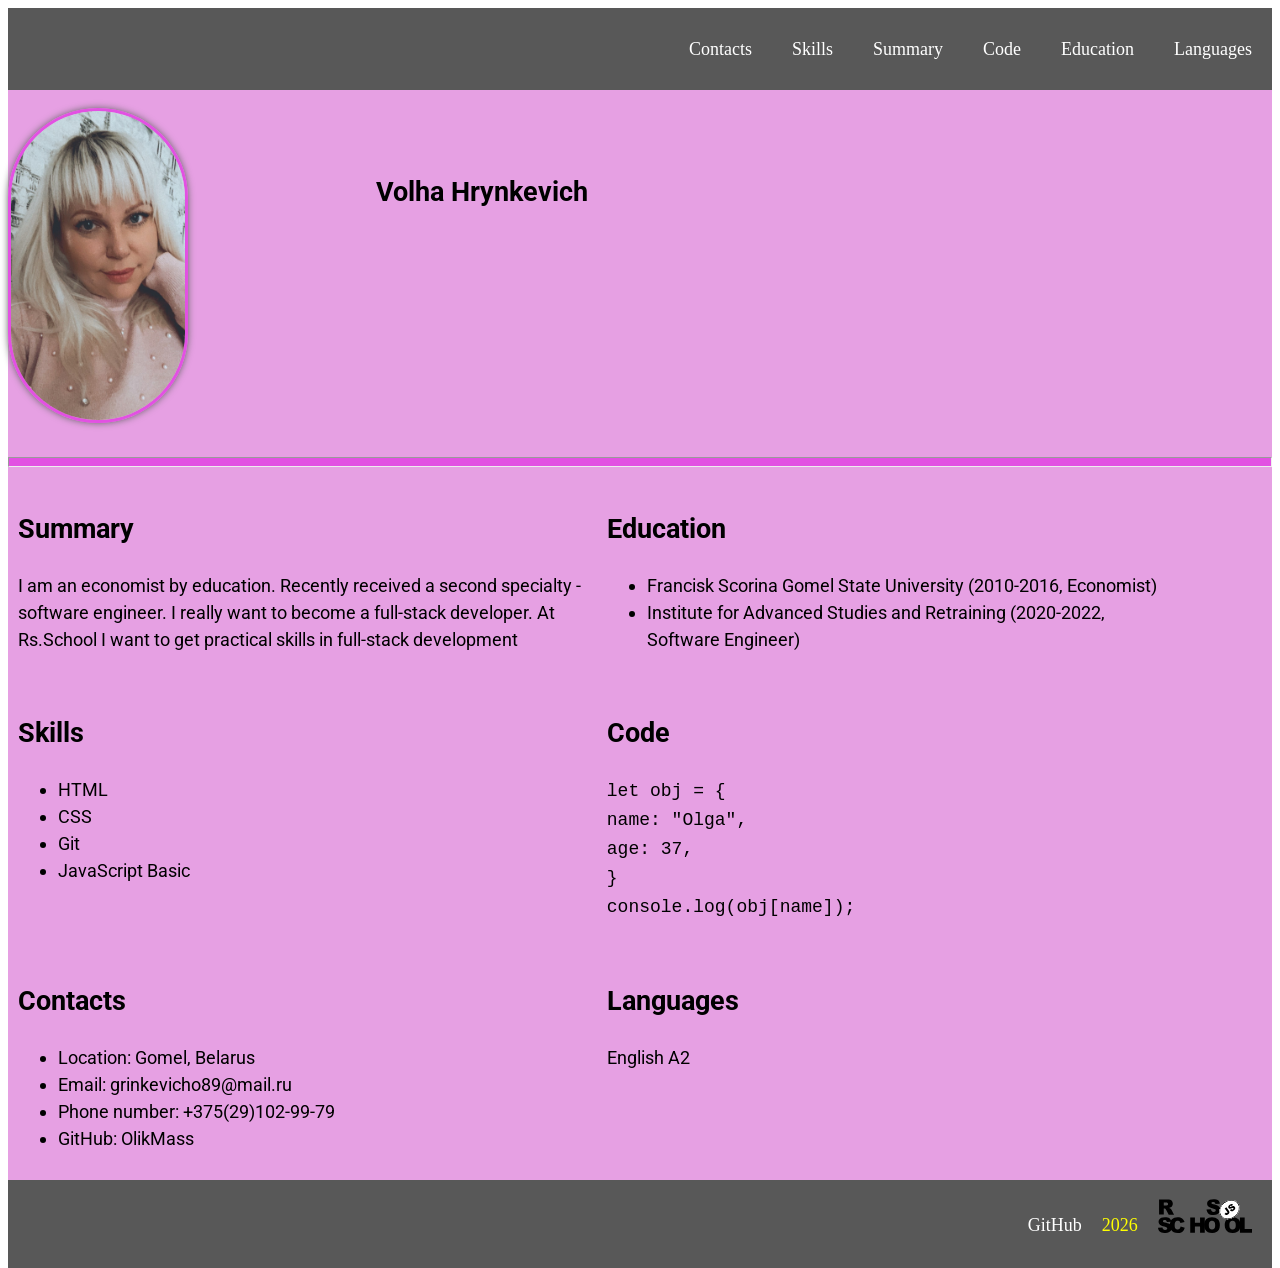
<file: index.html>
<!DOCTYPE html>
<html lang="en">
<head>
    <meta charset="UTF-8">
    <meta name="viewport" content="width=device-width, initial-scale=1.0">
    <link rel="stylesheet" href="style.css">
    <link rel="preconnect" href="https://fonts.gstatic.com">  
    <link href="https://fonts.googleapis.com/css2?family=Roboto:wght@100;300;500;700&display=swap" rel="stylesheet">
    <title>CV</title>
</head>
<body>
    <header>
        <div class="container">
        <nav>
            <ul class="nav-list">
                <li><a href="#contacts" class="nav-link">Contacts</a></li>
                <li><a href="#skills" class="nav-link">Skills</a></li>
                <li><a href="#summary" class="nav-link">Summary</a></li>
                <li><a href="#code" class="nav-link">Code</a></li>
                <li><a href="#education" class="nav-link">Education</a></li>
                <li><a href="#languages" class="nav-link">Languages</a></li>
            </ul>
        </nav>
        </div>
    </header>
    <main>
        <div class="container">
            <div class="photo">
                <p><img src="img.JPG" alt="photo" class="Myphoto"></p>
            <section class="h1">
                <h1>Volha Hrynkevich</h1>
            </section>
            </div>
            <hr>
            <div class="content">
            <section>
                <h2 id="summary">Summary</h2>
                <p>I am an economist by education. Recently received a second specialty - software engineer. I really want to become a full-stack developer. At Rs.School I want to get practical skills in full-stack development</p>
            </section>
            <section>
                <h2 id="education">Education</h2>
                <ul>
                    <li>Francisk Scorina Gomel State University (2010-2016, Economist)</li>
                    <li>Institute for Advanced Studies and Retraining (2020-2022, Software Engineer)</li>
                </ul>
            </section>
            <section>
                <h2 id="skills">Skills</h2>
                <ul>
                    <li>HTML</li>
                    <li>CSS</li>
                    <li>Git</li>
                    <li>JavaScript Basic</li>
                </ul>
            </section>
            <section>
                <h2 id="code">Code</h2>
                <p>
                    <code>
                       let obj = { <br>
                        name: "Olga", <br>
                        age: 37, <br>
                       } <br>
                       console.log(obj[name]);
                    </code>
                </p>
            </section>
            <section>
                <h2 id="contacts">Contacts</h2>
                <ul>
                    <li>Location: Gomel, Belarus</li>
                    <li>Email: grinkevicho89@mail.ru</li>
                    <li>Phone number: +375(29)102-99-79</li>
                    <li>GitHub: OlikMass</li>
                </ul>
            </section>
            <section>
                <h2 id="languages">Languages</h2>
                <p>English A2</p>
            </section>
            </div>
        </div>
    </main>
    <footer>
    <div class="container">
        <ul class="nav-list">
            <li><a href="https://github.com/OlikMass" class="nav-link">GitHub</a></li>
            <li>2026</li>
            <li><a href="https://rs.school/js/" class="nav-link">
                <img src="rs-school-logo.svg" alt="rs.school" class="footer">
            </a></li>
        </ul>
    </div>
</footer>
</body>
</file>
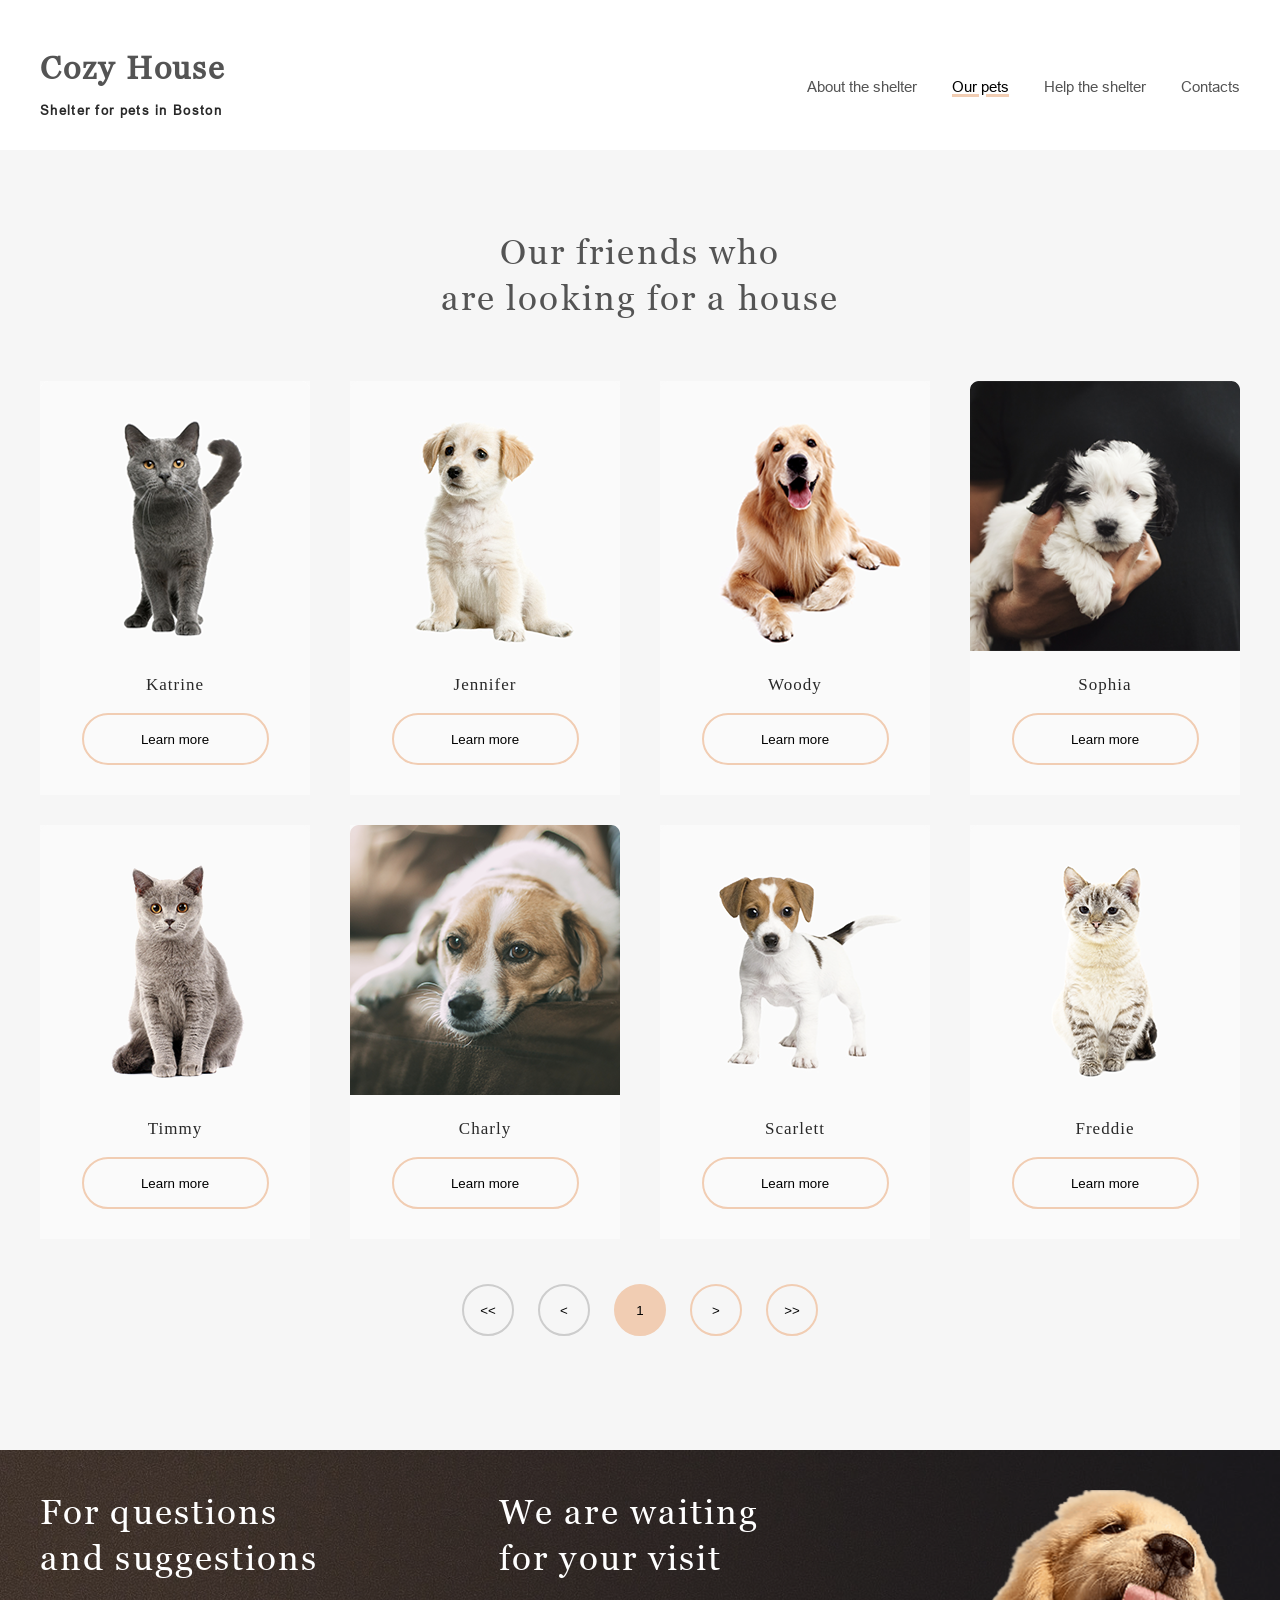
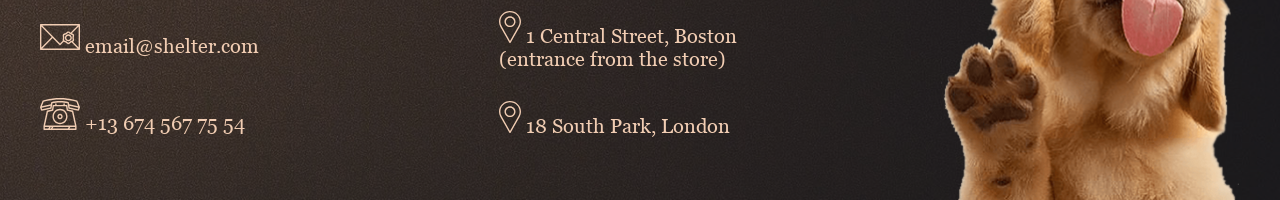
<file: shelter/pages/pets/index.html>
<!DOCTYPE html>
<html lang="en">
<head>
    <meta charset="UTF-8">
    <meta http-equiv="X-UA-Compatible" content="IE=edge">
    <meta name="viewport" content="width=device-width, initial-scale=1.0">
    <link rel="stylesheet" href="style.css">
    <title>Our pets</title>
</head>
<body>
    <header class="header">
        <div class="container">
            <div class="header_container">
                <div class="header_logo">
                <a id="logo" href="../main/index.html">
                    <h1>Cozy House<br><span>Shelter for pets in Boston</span></h1>
                  </a>
                </div>
                <nav class="nav">
                    <ul class="nav-list">
                        <li class="nav-item"><a href="../main/index.html" class="nav-link">About the shelter</a></li>
                        <li class="nav-item"><a href="../pets/index.html"  id="first" class="nav-link">Our pets</a></li>
                        <li class="nav-item"><a href="../main/index.html#help" class="nav-link">Help the shelter</a></li>
                        <li class="nav-item"><a href="#contacts" class="nav-link">Contacts</a></li>
                    </ul>
                </nav>
            </div>
        </div>
    </header>
    <section>
        <div class="container">
            <div class="content">
                <h3>Our friends who<br>are looking for a house</h3>
                <div class="conteiner_img1">
                    <div class="img">
                        <img src="../../assets/images/pets-katrine.png" alt="dog">
                        <p>Katrine</p>
                        <button class="button">Learn more</button>
                    </div>
                    <div class="img">
                        <img src="../../assets/images/pets-jennifer.png" alt="dog">
                        <p>Jennifer</p>
                        <button class="button">Learn more</button>
                    </div>
                    <div class="img">
                        <img src="../../assets/images/pets-woody.png" alt="dog">
                        <p>Woody</p>
                        <button class="button">Learn more</button>
                    </div>
                    <div class="img">
                        <img src="../../assets/images/pets-katrine (2).png" alt="dog">
                        <p>Sophia</p>
                        <button class="button">Learn more</button>
                    </div>
                </div>
                <div class="conteiner_img2">
                    <div class="img">
                        <img src="../../assets/images/pets-timmy.png" alt="dog">
                        <p>Timmy</p>
                        <button class="button">Learn more</button>
                    </div>
                    <div class="img">
                        <img src="../../assets/images/pets-charly.png" alt="dog">
                        <p>Charly</p>
                        <button class="button">Learn more</button>
                    </div>
                    <div class="img">
                        <img src="../../assets/images/pets-scarlet.png" alt="dog">
                        <p>Scarlett</p>
                        <button class="button">Learn more</button>
                    </div>
                    <div class="img">
                        <img src="../../assets/images/pets-katrine3.png" alt="dog">
                        <p>Freddie</p>
                        <button class="button">Learn more</button>
                    </div>
                </div>
                <div class="navigat">
                    <button id="one">&lt;&lt;</button>
                    <button id="two">&lt;</button>
                    <button id="three">1</button>
                    <button id="four">&gt;</button>
                    <button id="five">&gt;&gt;</button>
                </div>
            </div>
        </div>
    </section>
    <footer id="contacts">
        <div class="container">
            <div class="foot_content">
                <div class="textfooter">
                    <h3 class="h3">For questions<br>and suggestions</h3>
                    <div class="div2">
                        <a href="mailto:email@shelter.com">
                            <img src="../../assets/icons/icon-email.svg" alt="icon">
                        </a>
                        <a href="mailto:email@shelter.com">email@shelter.com</a>
                    </div>
                    <div>
                        <a href="tel: +136745677554">
                            <img src="../../assets/icons/icon-phone.svg" alt="icon">
                        </a>
                        <a href="tel: +136745677554">+13 674 567 75 54</a>
                    </div>    
                </div>
                <div class="textfooter">
                    <h3 class="h3">We are waiting<br>for your visit</h3>
                    <div class="div3">
                        <a href="https://www.google.com/maps/d/embed?mid=1oXs9AmiPcUoKClx8wjg_O6DMFug&ie=UTF8&hl=ru&msa=0&ll=53.83956400000002%2C27.839354999999998&spn=4.668497%2C7.888184&z=6&output=embed">
                            <img src="../../assets/icons/icon-marker.svg" alt="icon">
                        </a>
                        <a href="https://www.google.com/maps/d/embed?mid=1oXs9AmiPcUoKClx8wjg_O6DMFug&ie=UTF8&hl=ru&msa=0&ll=53.83956400000002%2C27.839354999999998&spn=4.668497%2C7.888184&z=6&output=embed">1 Central Street, Boston<br>(entrance from the store)</a>
                    </div>
                    <div>
                        <a href="https://www.google.by/maps/dir//%D1%83%D0%BB%D0%B8%D1%86%D0%B0+%D0%93%D0%B0%D0%B3%D0%B0%D1%80%D0%B8%D0%BD%D0%B0+57,+%D0%93%D0%BE%D0%BC%D0%B5%D0%BB%D1%8C+246017/@52.4409537,30.9666523,13z/data=!4m8!4m7!1m0!1m5!1m1!1s0x46d4684d2417419d:0x7a9fd4a48bc9a0e2!2m2!1d31.001177!2d52.422783?hl=ru">
                            <img src="../../assets/icons/icon-marker.svg" alt="icon">
                        </a>
                        <a href="https://www.google.by/maps/dir//%D1%83%D0%BB%D0%B8%D1%86%D0%B0+%D0%93%D0%B0%D0%B3%D0%B0%D1%80%D0%B8%D0%BD%D0%B0+57,+%D0%93%D0%BE%D0%BC%D0%B5%D0%BB%D1%8C+246017/@52.4409537,30.9666523,13z/data=!4m8!4m7!1m0!1m5!1m1!1s0x46d4684d2417419d:0x7a9fd4a48bc9a0e2!2m2!1d31.001177!2d52.422783?hl=ru">18 South Park, London </a>
                    </div>    
                </div>
                <img src="../../assets/images/footer-puppy.png" alt="dog">
            </div>
        </div>
    </footer>

    
</body>
</html>
</file>
<file: style.css>
body {
    display: flex;
    flex-direction: column;
    justify-content: space-between;
}
.nav-list {
    display: flex;
    justify-content: flex-end;
    align-items: center;
    list-style: none;
  }
  .nav-link {
    padding: 0 20px;
    line-height: 50px;
    text-decoration: none;
    color: white;
    font-size: 18px;
  }
  html {
    scroll-behavior: smooth; 
  }
   * {
    box-sizing: border-box;
  }
  .container {
    max-width: 1440px;
    margin: 0 auto;
  }
  header {
      background-color: rgb(88, 88, 88);
  }
  footer {
      background-color: rgb(88, 88, 88);
      color: yellow;
      font-size: 18px;
  }
  main {
    background-color: rgb(230, 160, 227);
    font-family: 'Roboto', sans-serif;
    font-size: 18px;
    font-weight: 400;
    line-height: 1.5;
    color: #000000;
  }
  hr {
      background-color: rgb(226, 81, 226);
      height: 10px;
  }
  .photo {
      display: flex;
  }
   .content {
      display: flex;
      flex-wrap: wrap;
  }
  section {
      width: 45%;
      margin: 10px;
  }
.Myphoto {
    border-radius: 200px;
    border: 3px solid rgb(226, 81, 226);
    box-shadow: 0 0 7px #666; 
    width: 180px;
}
.footer {
    height: 35px;
}
.h1 {
    text-align: center;
    padding: 50px;
}
</file>
<file: shelter/pages/pets/style.css>
@font-face { 
    font-family: "ArialRegular";
    src: url("../../assets/fonts/ArialRegular.woff");
    src: url("../fonts/ArialRegular/ArialRegular.eot?#iefix") format("embedded-opentype"),
    url("../../assets/fonts/ArialRegular.woff") format("woff"),
    url("../fonts/ArialRegular/ArialRegular.ttf") format("truetype");
    font-style: normal;
    font-weight: 400;
  }
  @font-face { 
    font-family: "GeorgiaRegular";
    src: url("../../assets/fonts/GeorgiaRegular.woff");
    src: url("../fonts/GeorgiaRegular/GeorgiaRegular.eot?#iefix") format("embedded-opentype"),
    url("../../assets/fonts/GeorgiaRegular.woff") format("woff"),
    url("../fonts/GeorgiaRegular/GeorgiaRegular.ttf") format("truetype");
    font-style: normal;
    font-weight: 400;
  }
html {
  box-sizing: border-box;
  scroll-behavior: smooth; 
}
*, *::before, *::after {
  box-sizing: inherit;
}
.container {
    max-width: 1200px;
    margin: 0 auto;
    padding: 0;
  }
  body {
    max-width: 1280px;
    margin: 0 auto;
    font-family: "ArialRegular";
    font-size: 15px;
    line-height: 160%;
    color: #545454;
 }
.header {
    height: 120px;
    background-color: #FFFFFF;
    padding: 30px 0px 30px 0px;
    margin-bottom: 30px;
   }
   h1 {
    font-family: "GeorgiaRegular";
    font-size: 32px;
    line-height: 110%;
    color: #545454;
    letter-spacing: 0.06em;
  }
  span {
    font-family: "ArialRegular";
    font-size: 13px;
    line-height: 15px;
    letter-spacing: 0.1em;
    color: #292929;
  }
  #logo{
    text-decoration: none;
  }
  .header_container {
    display: flex;
    flex-wrap: wrap;
    align-items: center;
    justify-content: space-between;
  }
  .nav-list {
    display: flex;
    flex-wrap: wrap;
  }
  .nav-item a {
      color: #545454;
    text-decoration: none;
  }
  .nav-item {
    margin-right: 35px;
    list-style-type: none;
  }
  .nav-item:last-child {
    margin-right: 0;
  }
  #first {
    color: black;
    text-decoration: underline 3px #F1CDB3;
  }


  /*footer*/
  footer {
    height: 350px;
    background-image: url(../../assets/images/footer-background.png);
   font-family: "GeorgiaRegular";
 font-size: 20px;
 line-height: 115%;
 color: #F1CDB3;
  }
  .foot_content {
    display: flex;
   justify-content: space-between;
    padding-top: 40px;
  }
  .div2 {
    margin-top: 40px;
    margin-bottom: 40px;
  }
  .div3 {
   margin-top: 30px;
   margin-bottom: 30px;
 }
 .h3 {
   color: #FFFFFF;
 }
 .foot_content a {
   color:  #F1CDB3;
   text-decoration: none;
 }
  .textfooter {
    margin-bottom: 60px;
  }
  section {
      height: 1300px;
      background-color: #F6F6F6;
  }
  .content {
      padding-top: 80px;
      padding-bottom: 0;
      text-align: center;
      margin: 0;
 }
 h3 {
    font-family: "GeorgiaRegular";
    font-weight: normal;
    font-size: 35px;
    line-height: 130%;
    letter-spacing: 0.06em;
    color: #545454;
    margin: 0;
 }
 .conteiner_img1 {
    display: flex;
    justify-content: space-between;
    padding-top: 60px;
    }
    .img {
        background-color: #FAFAFA;
        font-family: 'Georgia';
font-size: 17px;
line-height: 130%;
letter-spacing: 0.06em;
color: #292929;
    }
.conteiner_img1 button, .conteiner_img2 button {
    width: 187px;
    height: 52px;
    border: 2px solid #F1CDB3;
    border-radius: 100px;
    background-color: #FAFAFA;
    margin-bottom: 30px;
}
    .conteiner_img2 {
        display: flex;
        justify-content: space-between;
        padding-top: 30px;
        }
        .navigat {
            margin-top: 45px;
        }
#one {
    width: 52px;
    height: 52px;
    border-radius: 50%;
    margin-right: 20px;
    background-color: inherit;
    border: 2px solid #CDCDCD;
}
#two {
    width: 52px;
    height: 52px;
    border-radius: 50%;
    margin-right: 20px;
    background-color: inherit;
    border: 2px solid #CDCDCD;
}
#three {
    width: 52px;
    height: 52px;
    border-radius: 50%;
    margin-right: 20px;
    background: #F1CDB3;
    border: 2px solid #F1CDB3;
}
#four {
    width: 52px;
    height: 52px;
    border-radius: 50%;
    margin-right: 20px;
    background-color: inherit;
    border: 2px solid #F1CDB3;
}
#five {
    width: 52px;
    height: 52px;
    border-radius: 50%;
    background-color: inherit;
    border: 2px solid #F1CDB3;
}
.img:hover {
    background-color: #FFFFFF;
  cursor: grab;
}
</file>
